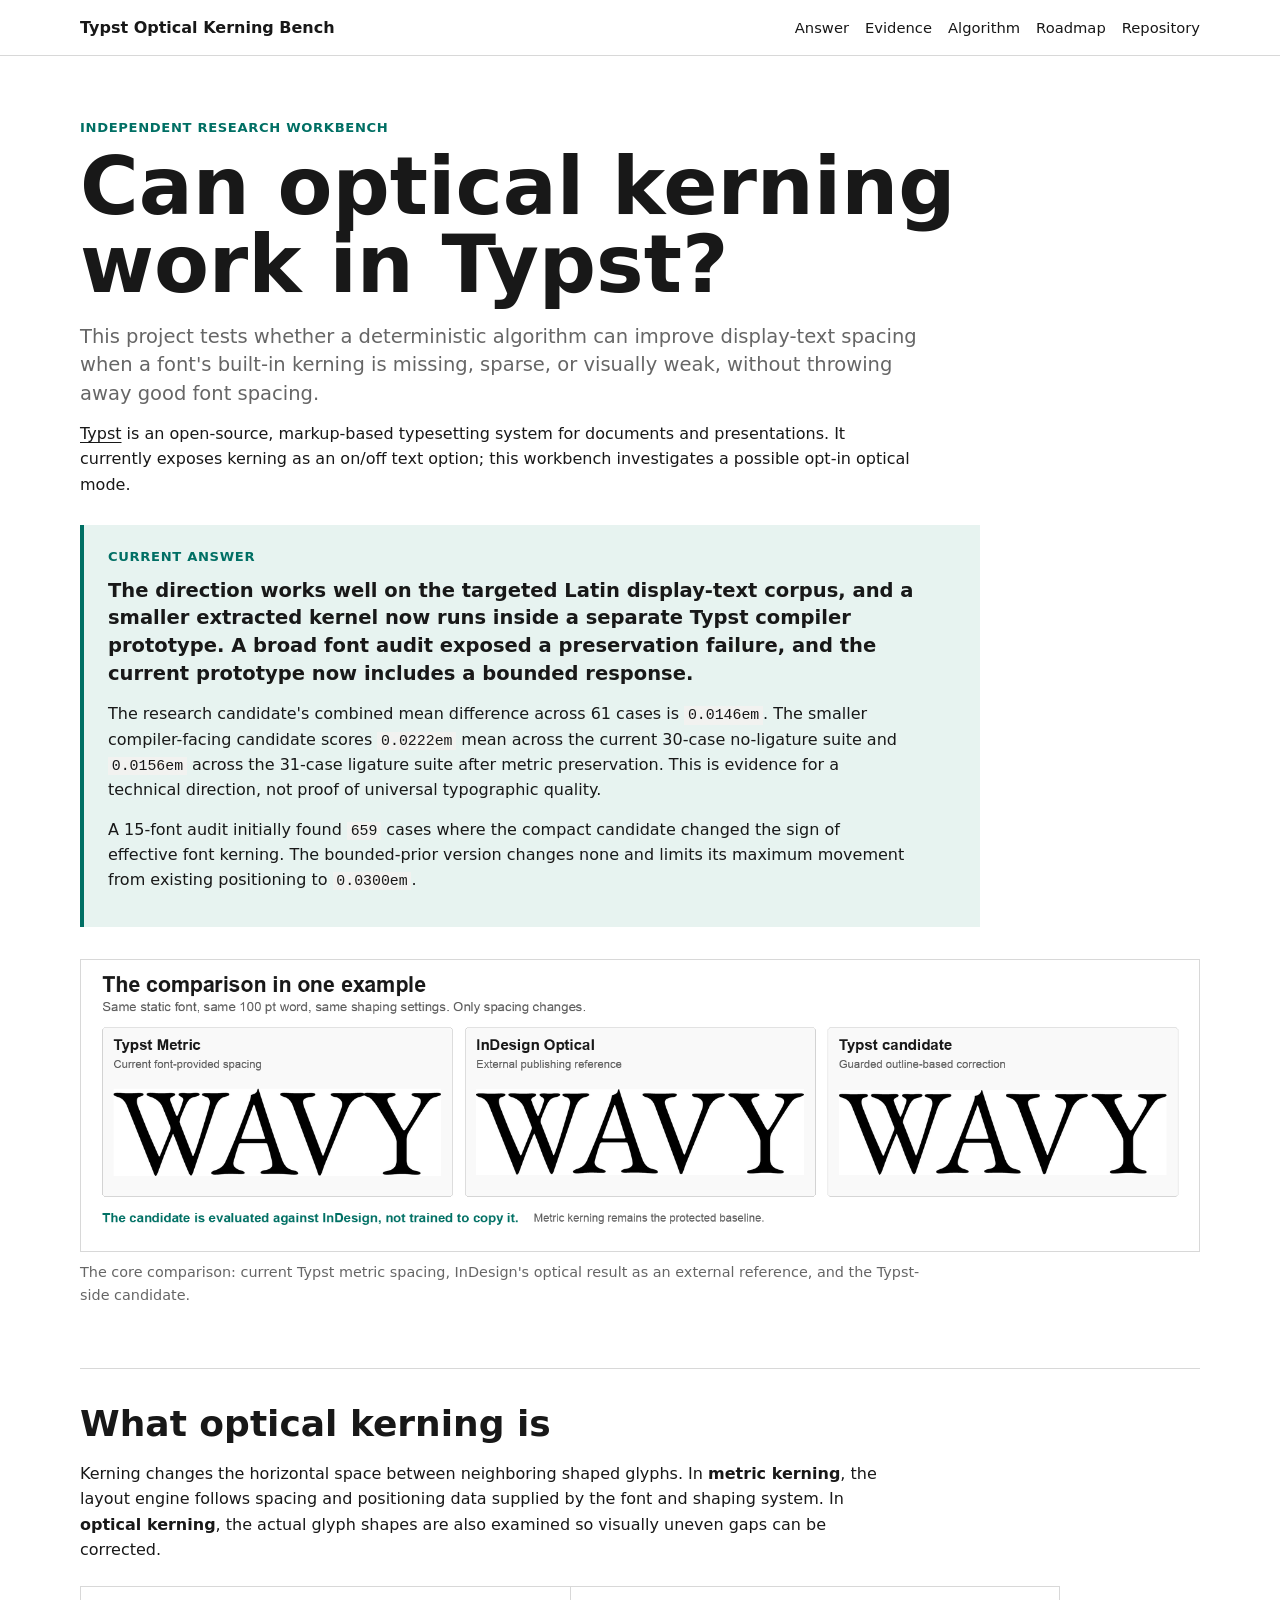
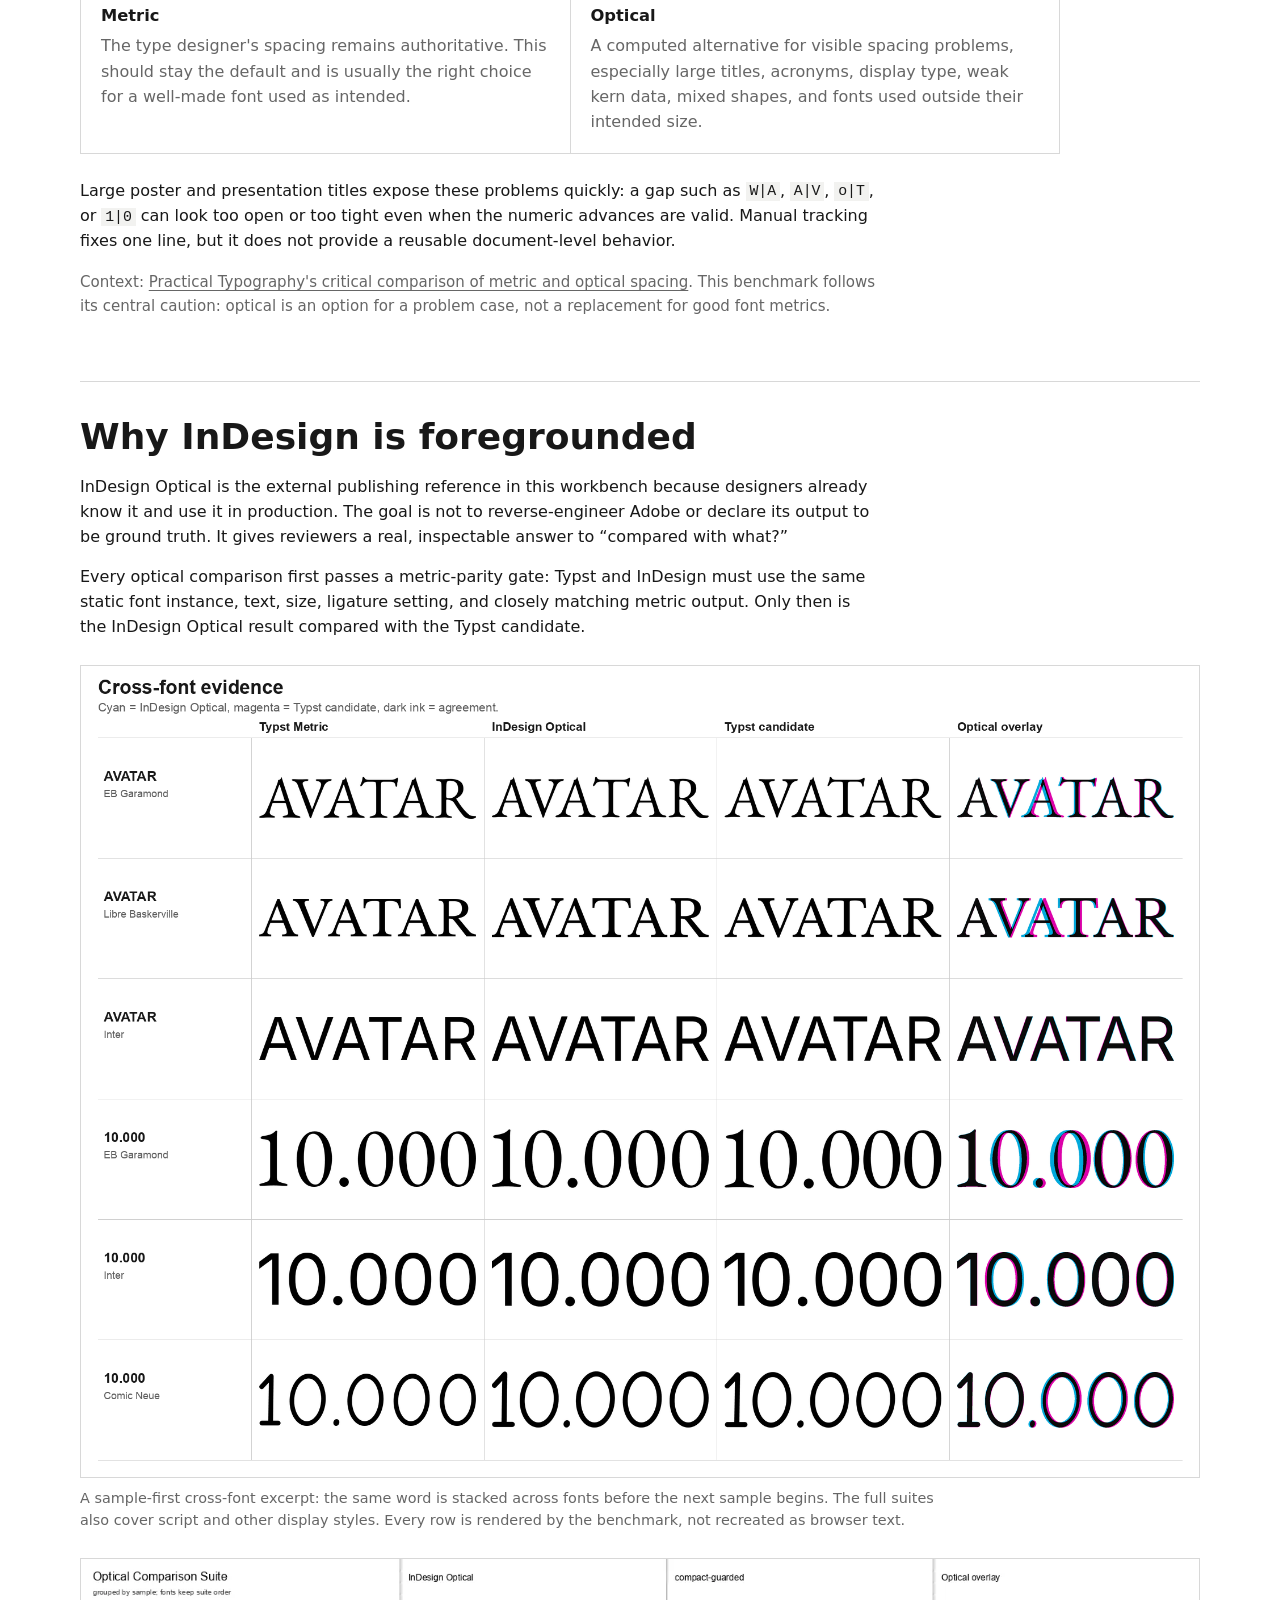
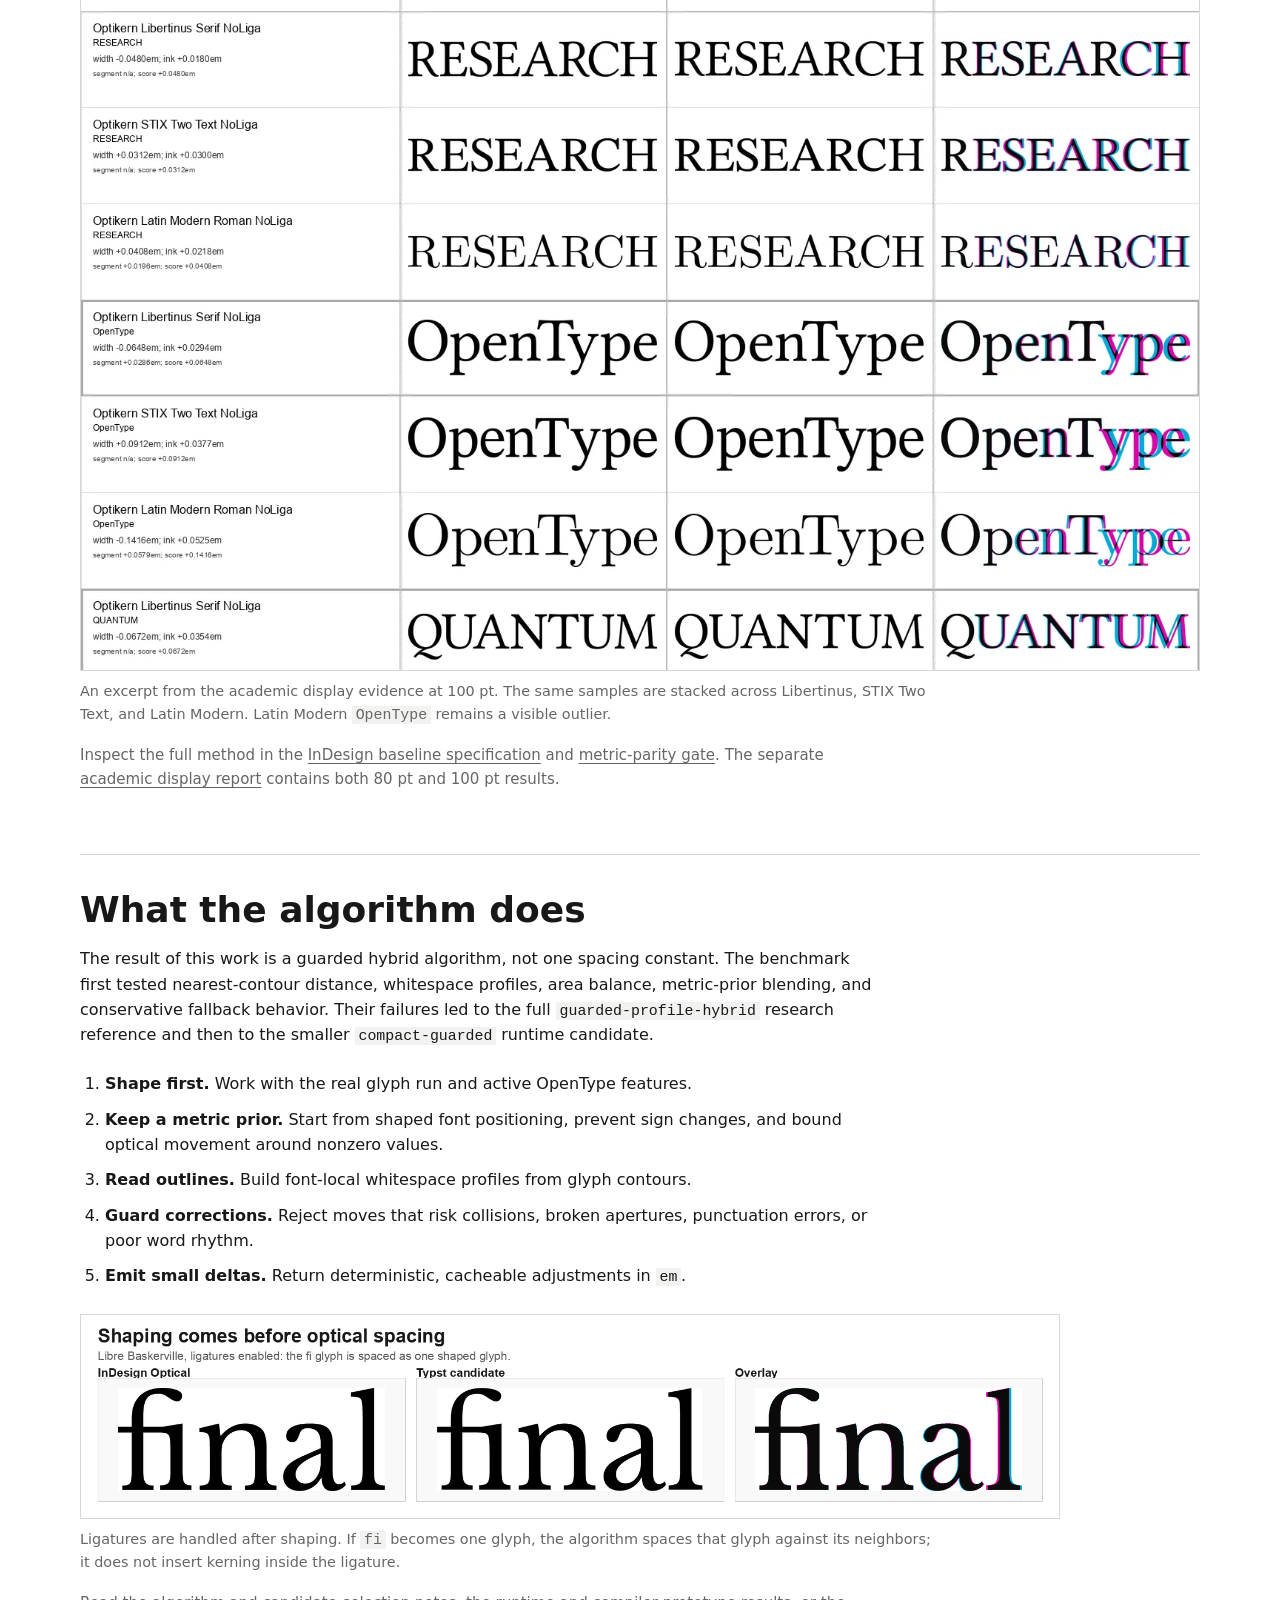
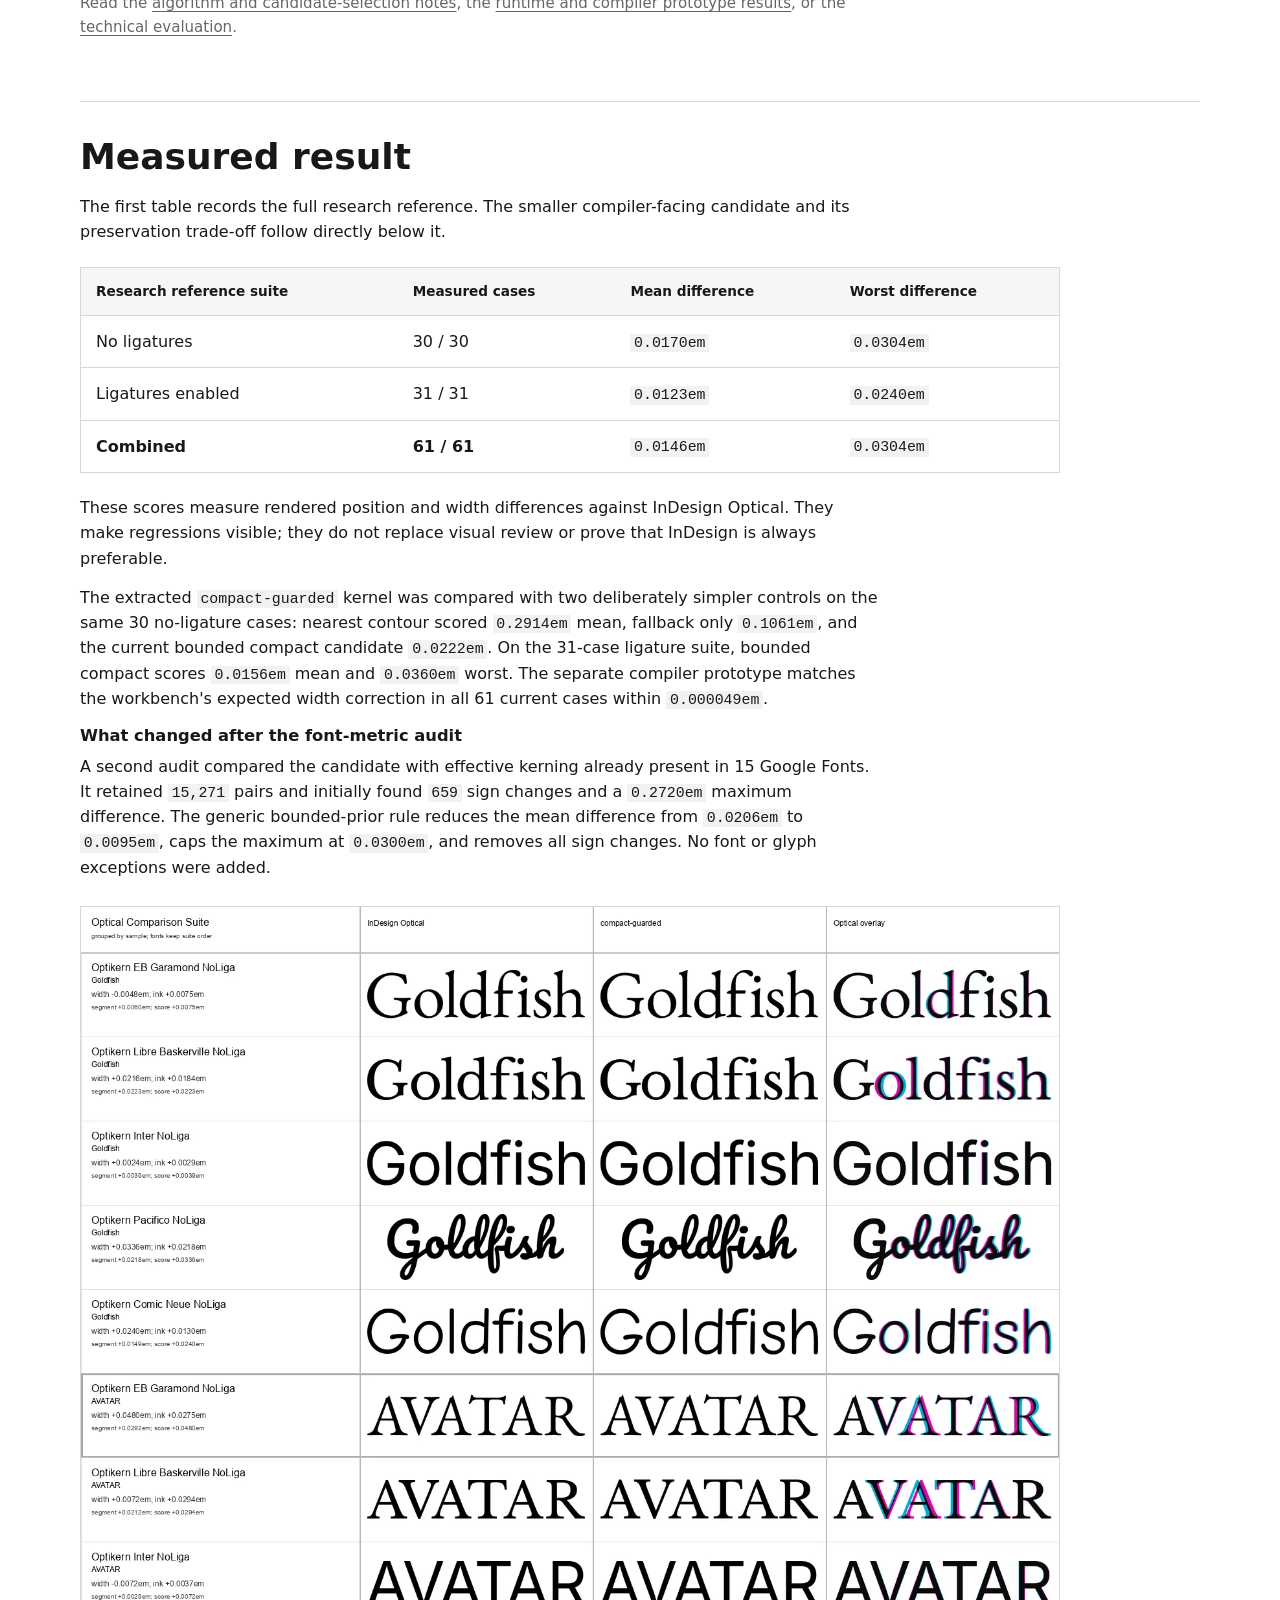
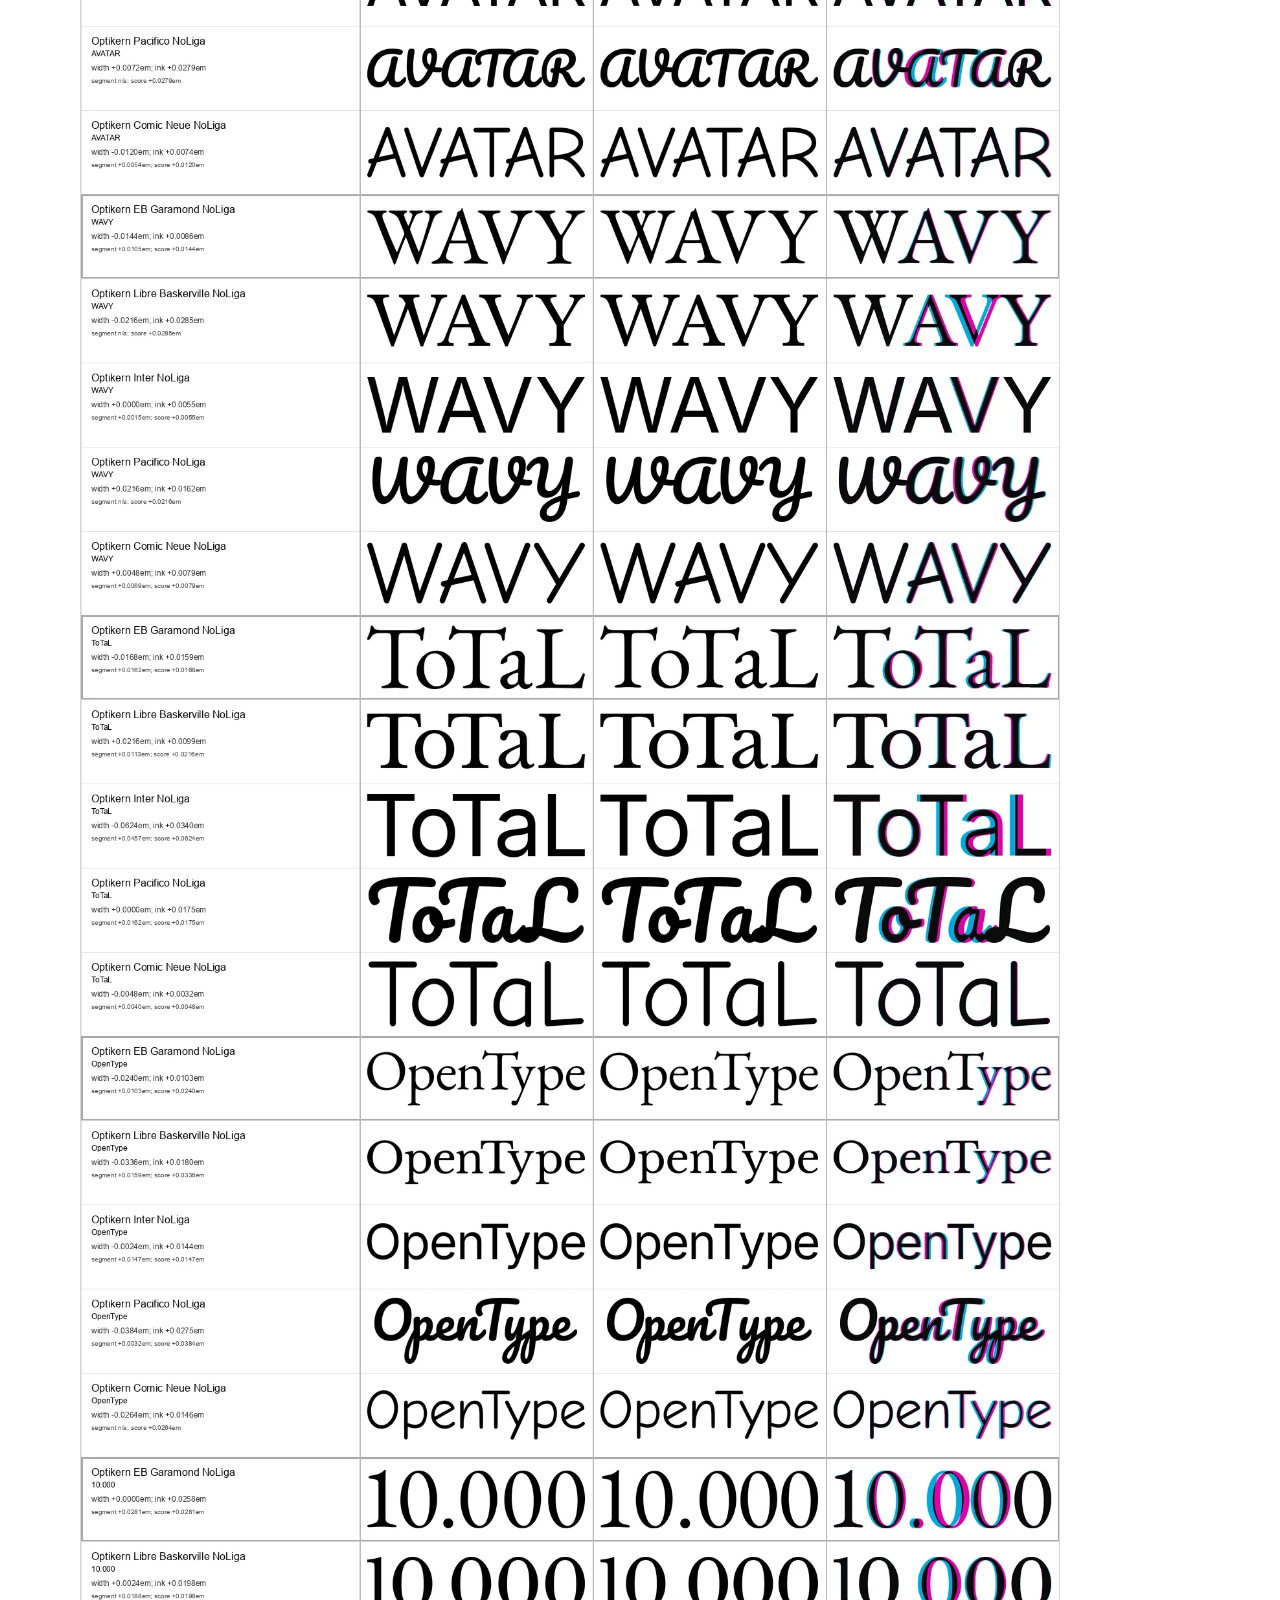
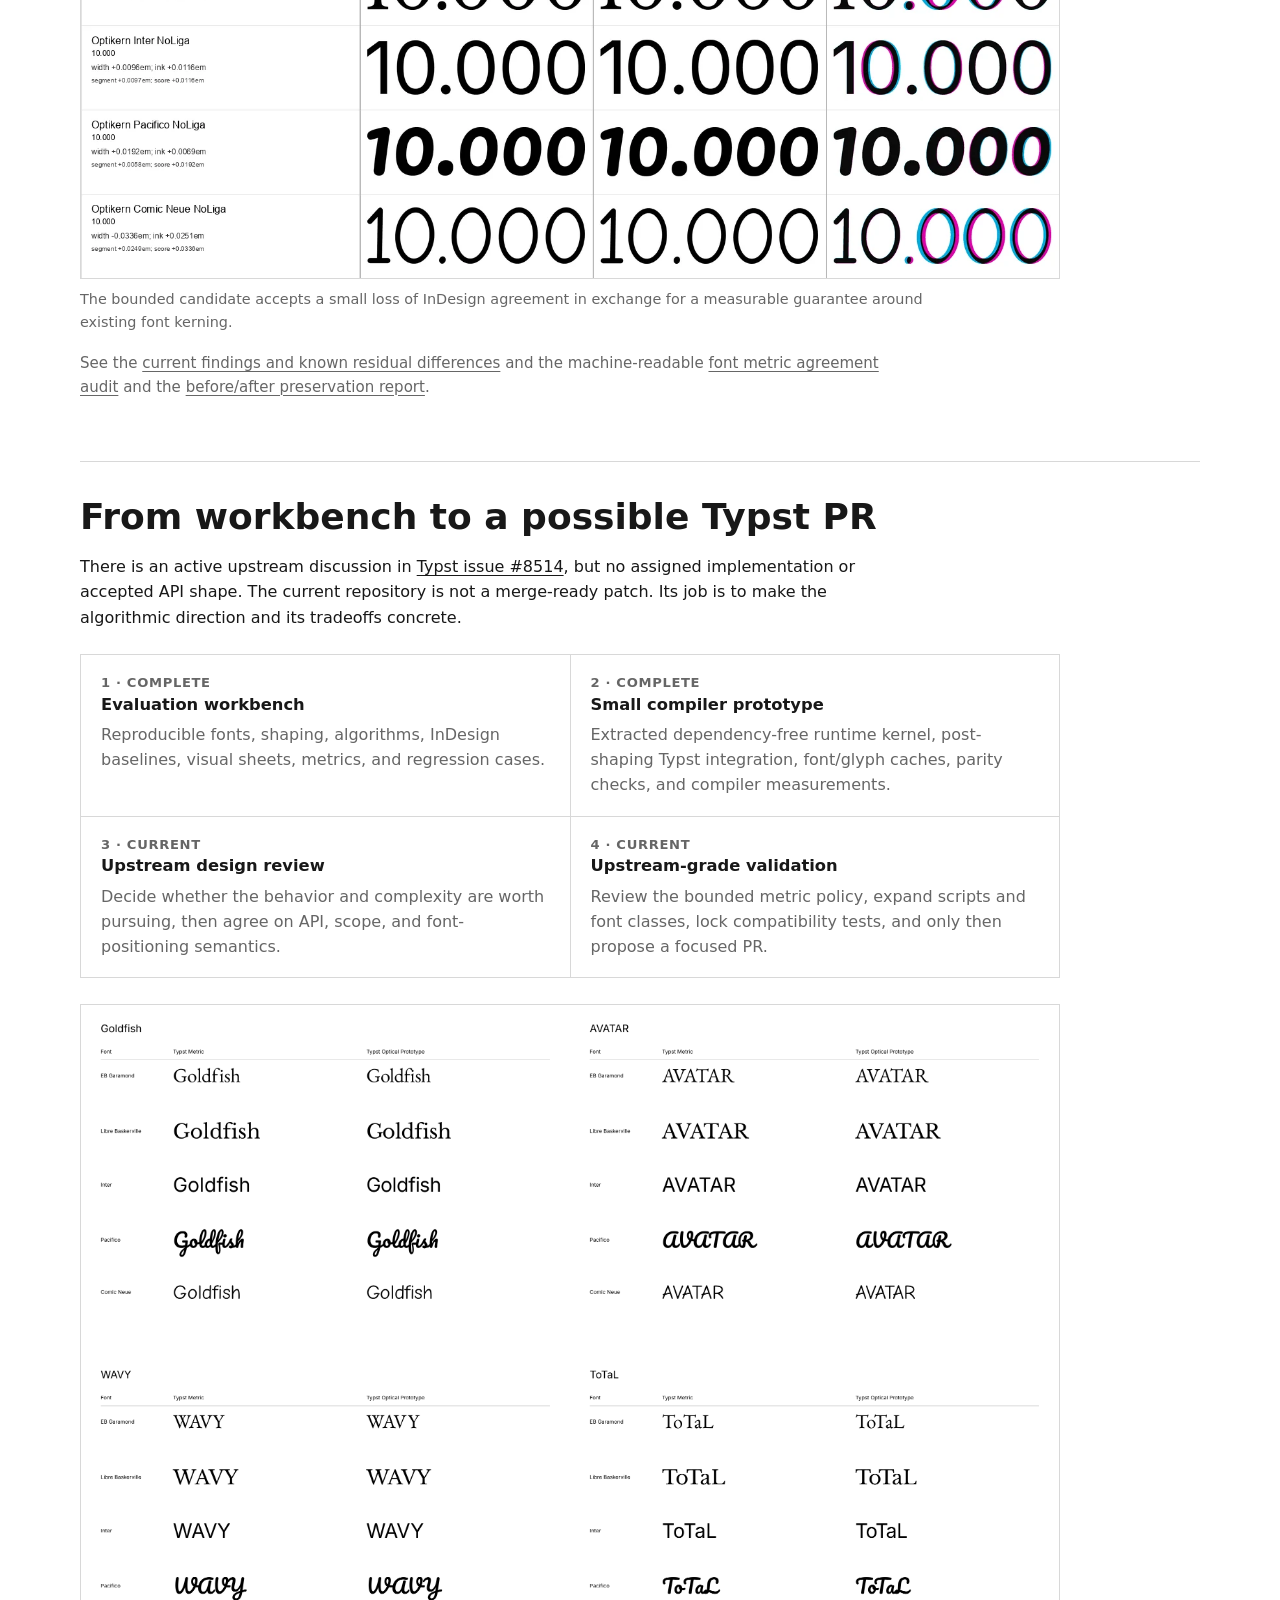
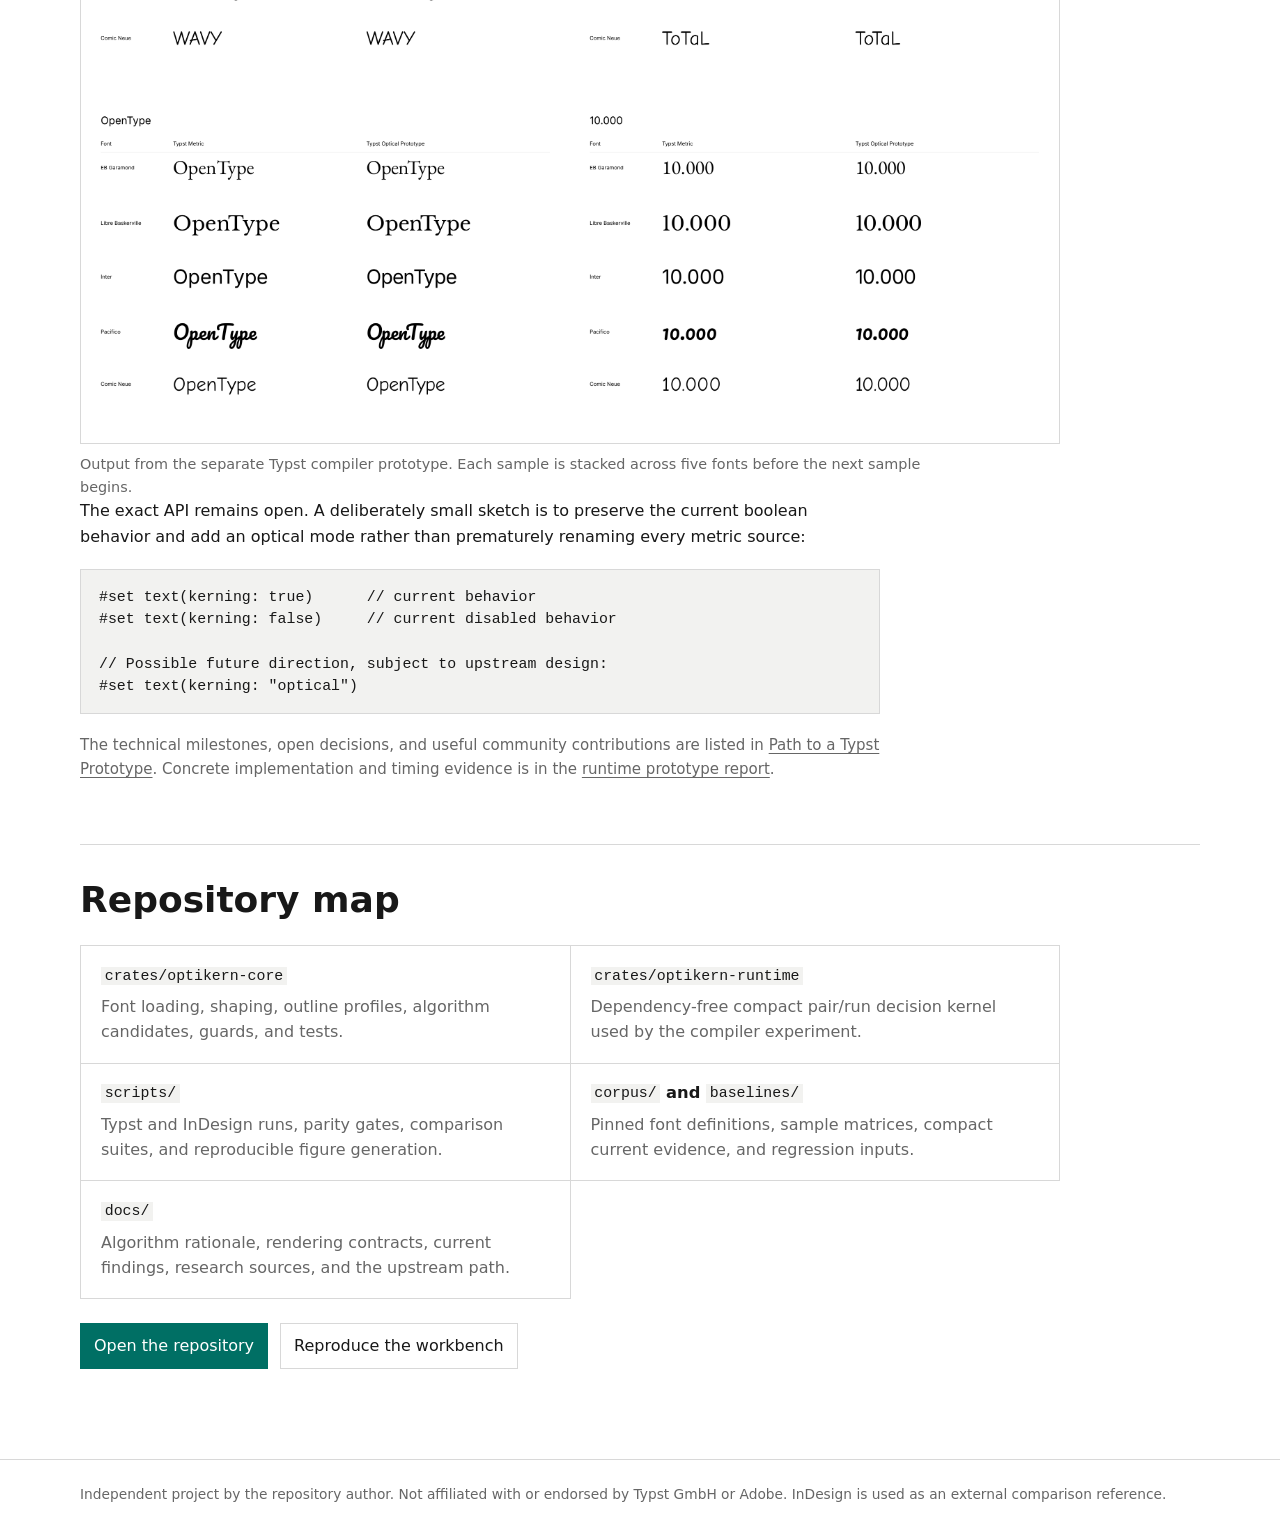
<file: site/index.html>
<!doctype html>
<html lang="en">
  <head>
    <meta charset="utf-8">
    <meta name="viewport" content="width=device-width, initial-scale=1">
    <title>Optical kerning for Typst</title>
    <meta
      name="description"
      content="A visual explanation, reproducible benchmark, and deterministic optical-kerning algorithm candidate for Typst."
    >
    <link rel="stylesheet" href="styles.css">
    <link
      rel="icon"
      type="image/svg+xml"
      href="data:image/svg+xml,%3Csvg xmlns='http://www.w3.org/2000/svg' viewBox='0 0 64 64'%3E%3Crect width='64' height='64' rx='8' fill='%23171717'/%3E%3Cpath d='M14 47 29 13h6l15 34h-7l-3-8H24l-3 8zM27 32h10l-5-13z' fill='white'/%3E%3C/svg%3E"
    >
  </head>
  <body>
    <header class="site-header">
      <a class="site-name" href="#top">Typst Optical Kerning Bench</a>
      <nav aria-label="Page sections">
        <a href="#answer">Answer</a>
        <a href="#evidence">Evidence</a>
        <a href="#algorithm">Algorithm</a>
        <a href="#roadmap">Roadmap</a>
        <a
          href="https://github.com/Hyperrick/typst-optical-kerning-bench"
          target="_blank"
          rel="noreferrer"
        >Repository</a>
      </nav>
    </header>

    <main id="top">
      <section class="intro">
        <p class="eyebrow">Independent research workbench</p>
        <h1>Can optical kerning work in Typst?</h1>
        <p class="lead">
          This project tests whether a deterministic algorithm can improve
          display-text spacing when a font's built-in kerning is missing,
          sparse, or visually weak, without throwing away good font spacing.
        </p>
        <p class="context">
          <a href="https://typst.app/" target="_blank" rel="noreferrer">Typst</a>
          is an open-source, markup-based typesetting system for documents and
          presentations. It currently exposes kerning as an on/off text option;
          this workbench investigates a possible opt-in optical mode.
        </p>
        <div class="answer" id="answer">
          <p class="answer-label">Current answer</p>
          <p class="answer-text">
            The direction works well on the targeted Latin display-text corpus,
            and a smaller extracted kernel now runs inside a separate Typst
            compiler prototype. A broad font audit exposed a preservation
            failure, and the current prototype now includes a bounded response.
          </p>
          <p>
            The research candidate's combined mean difference across 61 cases
            is <code>0.0146em</code>. The smaller compiler-facing candidate
            scores <code>0.0222em</code> mean across the current 30-case
            no-ligature suite and <code>0.0156em</code> across the 31-case
            ligature suite after metric preservation. This is evidence for a
            technical direction, not proof of universal typographic quality.
          </p>
          <p>
            A 15-font audit initially found <code>659</code> cases where the
            compact candidate changed the sign of effective font kerning. The
            bounded-prior version changes none and limits its maximum movement
            from existing positioning to <code>0.0300em</code>.
          </p>
        </div>
        <figure class="hero-figure">
          <img
            src="assets/main-comparison.png"
            alt="EB Garamond WAVY rendered with Typst Metric, InDesign Optical, and the Typst optical kerning candidate."
          >
          <figcaption>
            The core comparison: current Typst metric spacing, InDesign's
            optical result as an external reference, and the Typst-side
            candidate.
          </figcaption>
        </figure>
      </section>

      <section id="what-is-optical">
        <h2>What optical kerning is</h2>
        <p>
          Kerning changes the horizontal space between neighboring shaped
          glyphs. In <strong>metric kerning</strong>, the layout engine follows
          spacing and positioning data supplied by the font and shaping system.
          In <strong>optical kerning</strong>, the actual glyph shapes are also
          examined so visually uneven gaps can be corrected.
        </p>
        <div class="definition-grid">
          <article>
            <h3>Metric</h3>
            <p>
              The type designer's spacing remains authoritative. This should
              stay the default and is usually the right choice for a well-made
              font used as intended.
            </p>
          </article>
          <article>
            <h3>Optical</h3>
            <p>
              A computed alternative for visible spacing problems, especially
              large titles, acronyms, display type, weak kern data, mixed
              shapes, and fonts used outside their intended size.
            </p>
          </article>
        </div>
        <p>
          Large poster and presentation titles expose these problems quickly:
          a gap such as <code>W|A</code>, <code>A|V</code>, <code>o|T</code>,
          or <code>1|0</code> can look too open or too tight even when the
          numeric advances are valid. Manual tracking fixes one line, but it
          does not provide a reusable document-level behavior.
        </p>
        <p class="detail-link">
          Context:
          <a
            href="https://practicaltypography.com/metrics-vs-optical-spacing.html"
            target="_blank"
            rel="noreferrer"
          >Practical Typography's critical comparison of metric and optical spacing</a>.
          This benchmark follows its central caution: optical is an option for
          a problem case, not a replacement for good font metrics.
        </p>
      </section>

      <section id="evidence">
        <h2>Why InDesign is foregrounded</h2>
        <p>
          InDesign Optical is the external publishing reference in this
          workbench because designers already know it and use it in production.
          The goal is not to reverse-engineer Adobe or declare its output to be
          ground truth. It gives reviewers a real, inspectable answer to
          “compared with what?”
        </p>
        <p>
          Every optical comparison first passes a metric-parity gate: Typst and
          InDesign must use the same static font instance, text, size, ligature
          setting, and closely matching metric output. Only then is the
          InDesign Optical result compared with the Typst candidate.
        </p>
        <figure class="wide-figure">
          <img
            src="assets/cross-font-evidence.png"
            alt="Table of four words across several fonts comparing Typst Metric, InDesign Optical, the Typst candidate, and an optical overlay."
          >
          <figcaption>
            A sample-first cross-font excerpt: the same word is stacked across
            fonts before the next sample begins. The full suites also cover
            script and other display styles. Every row is rendered by the
            benchmark, not recreated as browser text.
          </figcaption>
        </figure>
        <figure class="wide-figure">
          <img
            src="assets/academic-display-100pt.webp"
            alt="Sample-first comparison of InDesign Optical and the compact Typst candidate in Libertinus Serif, STIX Two Text, and Latin Modern at 100 points."
          >
          <figcaption>
            An excerpt from the academic display evidence at 100 pt. The same
            samples are stacked across Libertinus, STIX Two Text, and Latin
            Modern. Latin Modern
            <code>OpenType</code> remains a visible outlier.
          </figcaption>
        </figure>
        <p class="detail-link">
          Inspect the full method in the
          <a
            href="https://github.com/Hyperrick/typst-optical-kerning-bench/blob/main/docs/indesign-baseline.md"
            target="_blank"
            rel="noreferrer"
          >InDesign baseline specification</a>
          and
          <a
            href="https://github.com/Hyperrick/typst-optical-kerning-bench/blob/main/docs/metric-parity-suite.md"
            target="_blank"
            rel="noreferrer"
          >metric-parity gate</a>.
          The separate
          <a
            href="https://github.com/Hyperrick/typst-optical-kerning-bench/blob/main/docs/academic-display-evidence.md"
            target="_blank"
            rel="noreferrer"
          >academic display report</a>
          contains both 80 pt and 100 pt results.
        </p>
      </section>

      <section id="algorithm">
        <h2>What the algorithm does</h2>
        <p>
          The result of this work is a guarded hybrid algorithm, not one spacing
          constant. The benchmark first tested nearest-contour distance,
          whitespace profiles, area balance, metric-prior blending, and
          conservative fallback behavior. Their failures led to the full
          <code>guarded-profile-hybrid</code> research reference and then to the
          smaller <code>compact-guarded</code> runtime candidate.
        </p>
        <ol class="pipeline">
          <li><strong>Shape first.</strong> Work with the real glyph run and active OpenType features.</li>
          <li><strong>Keep a metric prior.</strong> Start from shaped font positioning, prevent sign changes, and bound optical movement around nonzero values.</li>
          <li><strong>Read outlines.</strong> Build font-local whitespace profiles from glyph contours.</li>
          <li><strong>Guard corrections.</strong> Reject moves that risk collisions, broken apertures, punctuation errors, or poor word rhythm.</li>
          <li><strong>Emit small deltas.</strong> Return deterministic, cacheable adjustments in <code>em</code>.</li>
        </ol>
        <figure class="wide-figure compact-figure">
          <img
            src="assets/ligature-comparison.png"
            alt="Libre Baskerville final with an fi ligature compared between InDesign Optical, the Typst candidate, and an overlay."
          >
          <figcaption>
            Ligatures are handled after shaping. If <code>fi</code> becomes one
            glyph, the algorithm spaces that glyph against its neighbors; it
            does not insert kerning inside the ligature.
          </figcaption>
        </figure>
        <p class="detail-link">
          Read the
          <a
            href="https://github.com/Hyperrick/typst-optical-kerning-bench/blob/main/docs/algorithms.md"
            target="_blank"
            rel="noreferrer"
          >algorithm and candidate-selection notes</a>, the
          <a
            href="https://github.com/Hyperrick/typst-optical-kerning-bench/blob/main/docs/runtime-prototype-results.md"
            target="_blank"
            rel="noreferrer"
          >runtime and compiler prototype results</a>,
          or the
          <a
            href="https://github.com/Hyperrick/typst-optical-kerning-bench/blob/main/docs/typst-optical-kerning-evaluation.md"
            target="_blank"
            rel="noreferrer"
          >technical evaluation</a>.
        </p>
      </section>

      <section id="result">
        <h2>Measured result</h2>
        <p>
          The first table records the full research reference. The smaller
          compiler-facing candidate and its preservation trade-off follow
          directly below it.
        </p>
        <div class="table-wrap">
          <table>
            <thead>
              <tr>
                <th>Research reference suite</th>
                <th>Measured cases</th>
                <th>Mean difference</th>
                <th>Worst difference</th>
              </tr>
            </thead>
            <tbody>
              <tr>
                <td>No ligatures</td>
                <td>30 / 30</td>
                <td><code>0.0170em</code></td>
                <td><code>0.0304em</code></td>
              </tr>
              <tr>
                <td>Ligatures enabled</td>
                <td>31 / 31</td>
                <td><code>0.0123em</code></td>
                <td><code>0.0240em</code></td>
              </tr>
              <tr>
                <td><strong>Combined</strong></td>
                <td><strong>61 / 61</strong></td>
                <td><strong><code>0.0146em</code></strong></td>
                <td><strong><code>0.0304em</code></strong></td>
              </tr>
            </tbody>
          </table>
        </div>
        <p>
          These scores measure rendered position and width differences against
          InDesign Optical. They make regressions visible; they do not replace
          visual review or prove that InDesign is always preferable.
        </p>
        <p>
          The extracted <code>compact-guarded</code> kernel was compared with
          two deliberately simpler controls on the same 30 no-ligature cases:
          nearest contour scored <code>0.2914em</code> mean, fallback only
          <code>0.1061em</code>, and the current bounded compact candidate
          <code>0.0222em</code>.
          On the 31-case ligature suite, bounded compact scores
          <code>0.0156em</code> mean and <code>0.0360em</code> worst. The separate
          compiler prototype matches the workbench's expected width correction
          in all 61 current cases within <code>0.000049em</code>.
        </p>
        <h3>What changed after the font-metric audit</h3>
        <p>
          A second audit compared the candidate with effective kerning already
          present in 15 Google Fonts. It retained <code>15,271</code> pairs and
          initially found <code>659</code> sign changes and a
          <code>0.2720em</code> maximum difference. The generic bounded-prior
          rule reduces the mean difference from <code>0.0206em</code> to
          <code>0.0095em</code>, caps the maximum at <code>0.0300em</code>, and
          removes all sign changes. No font or glyph exceptions were added.
        </p>
        <figure class="wide-figure compact-figure">
          <img
            src="assets/metric-preservation-contact-sheet.webp"
            alt="InDesign Optical and the bounded compact candidate compared across six samples and five fonts."
          >
          <figcaption>
            The bounded candidate accepts a small loss of InDesign agreement in
            exchange for a measurable guarantee around existing font kerning.
          </figcaption>
        </figure>
        <p class="detail-link">
          See the
          <a
            href="https://github.com/Hyperrick/typst-optical-kerning-bench/blob/main/docs/current-findings.md"
            target="_blank"
            rel="noreferrer"
          >current findings and known residual differences</a>
          and the machine-readable
          <a
            href="https://github.com/Hyperrick/typst-optical-kerning-bench/blob/main/docs/metric-agreement-audit.md"
            target="_blank"
            rel="noreferrer"
          >font metric agreement audit</a>
          and the
          <a
            href="https://github.com/Hyperrick/typst-optical-kerning-bench/blob/main/docs/metric-preservation-results.md"
            target="_blank"
            rel="noreferrer"
          >before/after preservation report</a>.
        </p>
      </section>

      <section id="roadmap">
        <h2>From workbench to a possible Typst PR</h2>
        <p>
          There is an active upstream discussion in
          <a
            href="https://github.com/typst/typst/issues/8514"
            target="_blank"
            rel="noreferrer"
          >Typst issue #8514</a>, but no assigned implementation or accepted API
          shape. The current repository is not a merge-ready patch. Its job is
          to make the algorithmic direction and its tradeoffs concrete.
        </p>
        <div class="roadmap-grid">
          <article>
            <p class="step">1 · Complete</p>
            <h3>Evaluation workbench</h3>
            <p>Reproducible fonts, shaping, algorithms, InDesign baselines, visual sheets, metrics, and regression cases.</p>
          </article>
          <article>
            <p class="step">2 · Complete</p>
            <h3>Small compiler prototype</h3>
            <p>Extracted dependency-free runtime kernel, post-shaping Typst integration, font/glyph caches, parity checks, and compiler measurements.</p>
          </article>
          <article>
            <p class="step">3 · Current</p>
            <h3>Upstream design review</h3>
            <p>Decide whether the behavior and complexity are worth pursuing, then agree on API, scope, and font-positioning semantics.</p>
          </article>
          <article>
            <p class="step">4 · Current</p>
            <h3>Upstream-grade validation</h3>
            <p>Review the bounded metric policy, expand scripts and font classes, lock compatibility tests, and only then propose a focused PR.</p>
          </article>
        </div>
        <figure class="wide-figure compact-figure">
          <img
            src="assets/typst-prototype-contact-sheet.png"
            alt="Typst Metric and the opt-in Typst Optical compiler prototype across six samples and five fonts."
          >
          <figcaption>
            Output from the separate Typst compiler prototype. Each sample is
            stacked across five fonts before the next sample begins.
          </figcaption>
        </figure>
        <p>
          The exact API remains open. A deliberately small sketch is to preserve
          the current boolean behavior and add an optical mode rather than
          prematurely renaming every metric source:
        </p>
        <pre><code>#set text(kerning: true)      // current behavior
#set text(kerning: false)     // current disabled behavior

// Possible future direction, subject to upstream design:
#set text(kerning: "optical")</code></pre>
        <p class="detail-link">
          The technical milestones, open decisions, and useful community
          contributions are listed in
          <a
            href="https://github.com/Hyperrick/typst-optical-kerning-bench/blob/main/docs/path-to-typst.md"
            target="_blank"
            rel="noreferrer"
          >Path to a Typst Prototype</a>. Concrete implementation and timing
          evidence is in the
          <a
            href="https://github.com/Hyperrick/typst-optical-kerning-bench/blob/main/docs/runtime-prototype-results.md"
            target="_blank"
            rel="noreferrer"
          >runtime prototype report</a>.
        </p>
      </section>

      <section id="repository">
        <h2>Repository map</h2>
        <div class="repo-map">
          <article>
            <h3><code>crates/optikern-core</code></h3>
            <p>Font loading, shaping, outline profiles, algorithm candidates, guards, and tests.</p>
          </article>
          <article>
            <h3><code>crates/optikern-runtime</code></h3>
            <p>Dependency-free compact pair/run decision kernel used by the compiler experiment.</p>
          </article>
          <article>
            <h3><code>scripts/</code></h3>
            <p>Typst and InDesign runs, parity gates, comparison suites, and reproducible figure generation.</p>
          </article>
          <article>
            <h3><code>corpus/</code> and <code>baselines/</code></h3>
            <p>Pinned font definitions, sample matrices, compact current evidence, and regression inputs.</p>
          </article>
          <article>
            <h3><code>docs/</code></h3>
            <p>Algorithm rationale, rendering contracts, current findings, research sources, and the upstream path.</p>
          </article>
        </div>
        <p class="primary-links">
          <a
            href="https://github.com/Hyperrick/typst-optical-kerning-bench"
            target="_blank"
            rel="noreferrer"
          >Open the repository</a>
          <a
            href="https://github.com/Hyperrick/typst-optical-kerning-bench/blob/main/README.md"
            target="_blank"
            rel="noreferrer"
          >Reproduce the workbench</a>
        </p>
      </section>
    </main>

    <footer>
      <p>
        Independent project by the repository author. Not affiliated with or
        endorsed by Typst GmbH or Adobe. InDesign is used as an external
        comparison reference.
      </p>
    </footer>
  </body>
</html>
</file>
<file: site/styles.css>
:root {
  color-scheme: light dark;
  --bg: #ffffff;
  --ink: #181818;
  --muted: #666666;
  --line: #d8d8d8;
  --soft: #f6f6f4;
  --accent: #006f64;
  --accent-soft: #e7f3f0;
  --code: #f2f2f0;
}

@media (prefers-color-scheme: dark) {
  :root {
    --bg: #111111;
    --ink: #eeeeec;
    --muted: #aaa9a4;
    --line: #383836;
    --soft: #1a1a19;
    --accent: #72cbbd;
    --accent-soft: #18312d;
    --code: #222220;
  }
}

* {
  box-sizing: border-box;
}

html {
  scroll-behavior: smooth;
}

body {
  margin: 0;
  background: var(--bg);
  color: var(--ink);
  font: 16px/1.58 system-ui, -apple-system, BlinkMacSystemFont, "Segoe UI", sans-serif;
}

a {
  color: inherit;
  text-decoration-thickness: 0.08em;
  text-underline-offset: 0.18em;
}

a:hover {
  color: var(--accent);
}

.site-header {
  position: sticky;
  top: 0;
  z-index: 10;
  display: flex;
  align-items: center;
  justify-content: space-between;
  gap: 24px;
  min-height: 56px;
  padding: 10px max(18px, calc((100vw - 1120px) / 2));
  border-bottom: 1px solid var(--line);
  background: color-mix(in srgb, var(--bg) 94%, transparent);
  backdrop-filter: blur(12px);
}

.site-name {
  font-weight: 700;
  text-decoration: none;
}

nav {
  display: flex;
  flex-wrap: wrap;
  justify-content: flex-end;
  gap: 16px;
  font-size: 0.92rem;
}

nav a {
  text-decoration: none;
}

main {
  width: min(1120px, calc(100% - 36px));
  margin: 0 auto;
  padding: 62px 0 76px;
}

section {
  margin-top: 62px;
  padding-top: 34px;
  border-top: 1px solid var(--line);
}

.intro {
  margin-top: 0;
  padding-top: 0;
  border-top: 0;
}

.eyebrow,
.answer-label,
.step {
  margin: 0 0 9px;
  color: var(--accent);
  font-size: 0.82rem;
  font-weight: 750;
  letter-spacing: 0.05em;
  text-transform: uppercase;
}

h1 {
  max-width: 880px;
  margin: 0 0 18px;
  font-size: 5rem;
  line-height: 0.98;
  letter-spacing: 0;
}

h2 {
  margin: 0 0 16px;
  font-size: 2.25rem;
  line-height: 1.16;
  letter-spacing: 0;
}

h3 {
  margin: 0 0 7px;
  font-size: 1.02rem;
  line-height: 1.3;
  letter-spacing: 0;
}

p,
ol,
ul {
  max-width: 800px;
}

p {
  margin: 0 0 14px;
}

.lead {
  max-width: 840px;
  margin-bottom: 12px;
  color: var(--muted);
  font-size: 1.22rem;
  line-height: 1.48;
}

.context {
  max-width: 840px;
  margin-bottom: 28px;
}

.answer {
  max-width: 900px;
  margin: 0 0 32px;
  padding: 22px 24px 20px;
  border-left: 4px solid var(--accent);
  background: var(--accent-soft);
}

.answer-text {
  max-width: 820px;
  font-size: 1.22rem;
  font-weight: 650;
  line-height: 1.42;
}

.hero-figure,
.wide-figure {
  margin: 26px 0 0;
}

figure img {
  display: block;
  width: 100%;
  height: auto;
  border: 1px solid var(--line);
  background: #ffffff;
}

figcaption {
  max-width: 860px;
  margin-top: 9px;
  color: var(--muted);
  font-size: 0.9rem;
}

.compact-figure {
  max-width: 980px;
}

.definition-grid,
.roadmap-grid,
.repo-map {
  display: grid;
  grid-template-columns: repeat(2, minmax(0, 1fr));
  gap: 0;
  max-width: 980px;
  margin: 24px 0;
  border-top: 1px solid var(--line);
  border-left: 1px solid var(--line);
}

.definition-grid article,
.roadmap-grid article,
.repo-map article {
  min-width: 0;
  padding: 18px 20px;
  border-right: 1px solid var(--line);
  border-bottom: 1px solid var(--line);
}

.definition-grid p,
.roadmap-grid p,
.repo-map p {
  margin-bottom: 0;
  color: var(--muted);
}

.pipeline {
  margin: 24px 0;
  padding-left: 25px;
}

.pipeline li + li {
  margin-top: 10px;
}

.detail-link {
  margin-top: 18px;
  color: var(--muted);
  font-size: 0.94rem;
}

.table-wrap {
  max-width: 980px;
  margin: 22px 0;
  overflow-x: auto;
  border: 1px solid var(--line);
}

table {
  width: 100%;
  border-collapse: collapse;
  font-variant-numeric: tabular-nums;
}

th,
td {
  padding: 13px 15px;
  border-bottom: 1px solid var(--line);
  text-align: left;
  white-space: nowrap;
}

th {
  background: var(--soft);
  font-size: 0.85rem;
}

tbody tr:last-child td {
  border-bottom: 0;
}

code,
pre {
  font: 0.93rem/1.5 ui-monospace, SFMono-Regular, Menlo, Consolas, monospace;
}

code {
  padding: 0.08em 0.25em;
  background: var(--code);
}

pre {
  max-width: 800px;
  margin: 20px 0;
  padding: 16px 18px;
  overflow-x: auto;
  border: 1px solid var(--line);
  background: var(--code);
}

pre code {
  padding: 0;
  background: transparent;
}

.primary-links {
  display: flex;
  flex-wrap: wrap;
  gap: 12px;
  margin-top: 24px;
}

.primary-links a {
  padding: 9px 13px;
  border: 1px solid var(--line);
  text-decoration: none;
}

.primary-links a:first-child {
  border-color: var(--accent);
  background: var(--accent);
  color: #ffffff;
}

footer {
  border-top: 1px solid var(--line);
}

footer p {
  width: min(1120px, calc(100% - 36px));
  max-width: none;
  margin: 0 auto;
  padding: 24px 0 34px;
  color: var(--muted);
  font-size: 0.86rem;
}

@media (max-width: 760px) {
  .site-header {
    position: static;
    align-items: flex-start;
  }

  nav {
    display: none;
  }

  main {
    padding-top: 38px;
  }

  h1 {
    font-size: 3rem;
  }

  h2 {
    font-size: 1.65rem;
  }

  section {
    margin-top: 48px;
  }

  .definition-grid,
  .roadmap-grid,
  .repo-map {
    grid-template-columns: 1fr;
  }

  .answer {
    padding: 18px;
  }

  .hero-figure,
  .wide-figure {
    width: calc(100% + 18px);
    overflow-x: auto;
  }

  .hero-figure img,
  .wide-figure img {
    width: 900px;
    max-width: none;
  }

  figcaption {
    width: min(90vw, 620px);
  }
}
</file>
